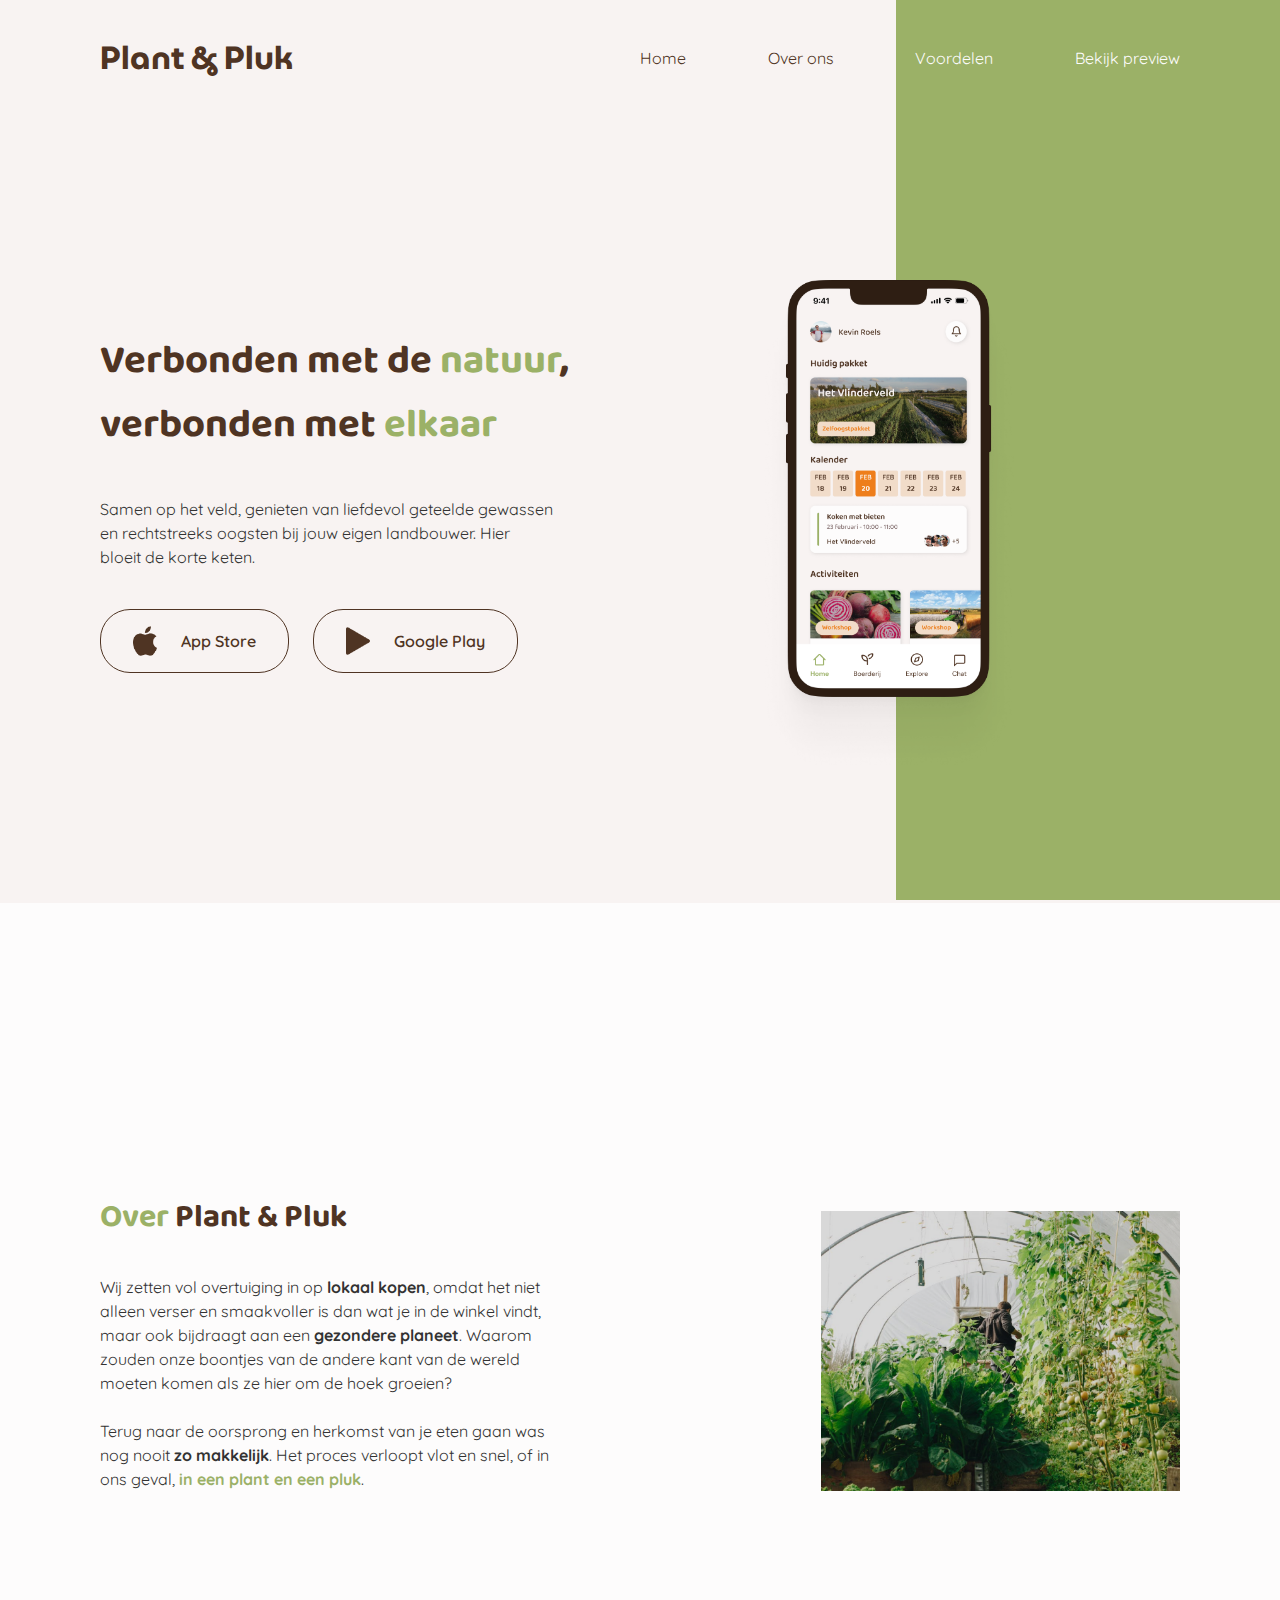
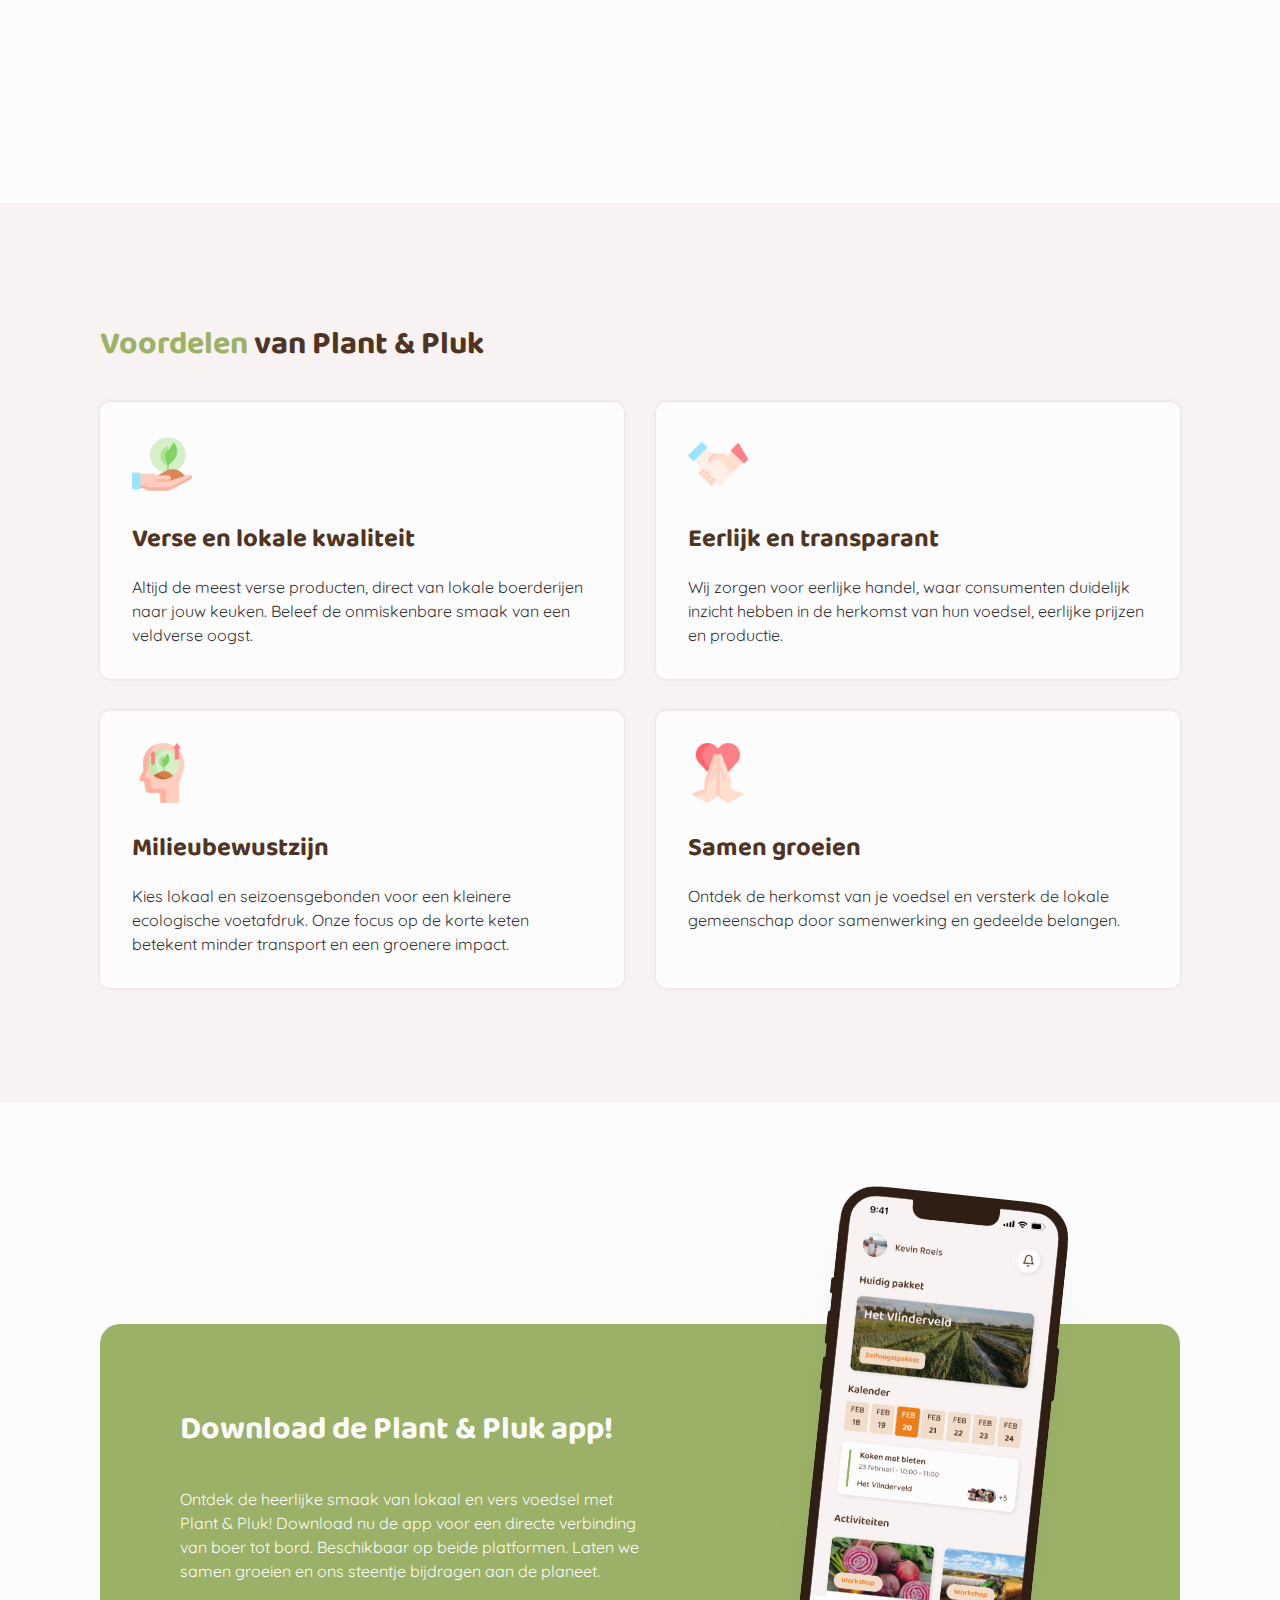
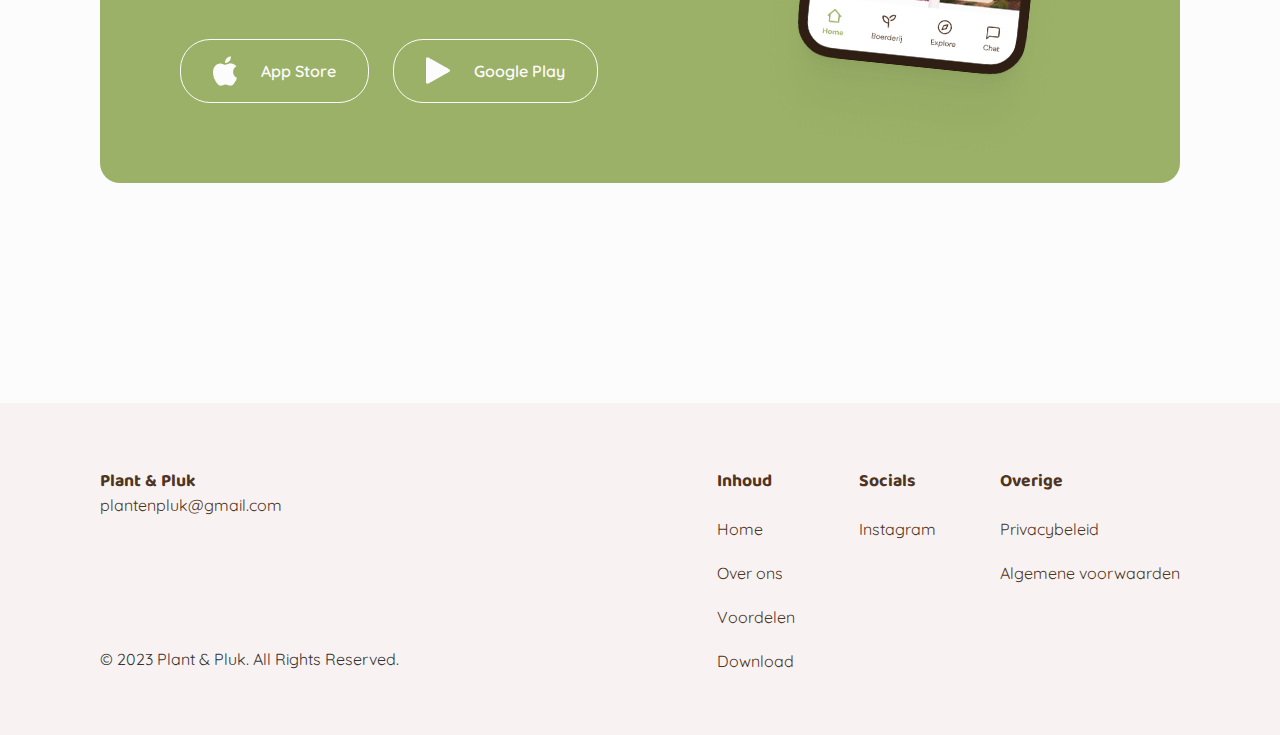
<file: index.html>
<!DOCTYPE html>
<html lang="nl">
<head>
    <meta charset="UTF-8">
    <meta name="viewport" content="width=device-width, initial-scale=1.0">
    <link rel="preconnect" href="https://fonts.googleapis.com">
    <link rel="preconnect" href="https://fonts.gstatic.com" crossorigin>
    <link href="https://fonts.googleapis.com/css2?family=Baloo+2:wght@400;500;600;700&family=MuseoModerno:wght@600;700&family=Quicksand:wght@400;500;600;700&display=swap" rel="stylesheet">
    <!-- <link rel="stylesheet" href="style/style.css"> -->
    <link rel="icon" href="imgs/favicon.png" type="image/png">
    <link rel="stylesheet" href="style/minify.css">
    <title>Plant & Pluk</title>
</head>
<body>
    <div class="background-shape"></div>
    <div class="container">
        <header>
            <a href="index.html" class="logo">Plant & Pluk</a>
            <nav>
                <ul class="nav-links">
                    <li><a href="#">Home</a></li>
                    <li><a href="#over-ons">Over ons</a></li>
                    <li><a class="white" href="#voordelen">Voordelen</a></li>
                    <li><a class="white" target="_blank" href="expo-code.html">Bekijk preview</a></li>
                </ul>
            </nav>
            <button class="hamburger">
                <div class="bar"></div>
            </button>
        </header>
    </div>
    <nav class="mobile-nav">
        <a class="nav-link" href="#">Home</a>
        <a class="nav-link" href="#over-ons">Over ons</a>
        <a class="nav-link" href="#voordelen">Voordelen</a>
        <a class="nav-link" target="_blank" href="https://appetize.io/app/ekw5lxxbvjcvntff7zuq3sdpga">Bekijk preview</a>
    </nav>
    <div>
        <section class="hero">
            <div class="left">
                <div class="hero-text">
                    <h1>Verbonden met de <span class="accent">natuur</span>,<br> verbonden met <span class="accent">elkaar</span></h1>
                    <p>Samen op het veld, genieten van liefdevol geteelde gewassen en rechtstreeks oogsten bij jouw eigen landbouwer. Hier bloeit de korte keten. </p>
                </div>
                <div class="buttons hidden">
                    <div class="download">
                        <a href="#"><img src="imgs/app-store.png" alt="App store download button">App Store</a>
                    </div>
                    <div class="download">
                        <a href="#"><img src="imgs/google-play.png" alt="Google play download button">Google Play</a>
                    </div>
                </div>
            </div>
            <div class="right">
                <div class="hero-image">
                    <img src="imgs/mockup1.png" alt="Mockup van de app">
                </div>
            </div>
        </section>
        <section class="over" id="over-ons">
            <div class="over-text">
                <h2><span class="accent">Over</span> Plant & Pluk</h2>
                <p>Wij zetten vol overtuiging in op <b>lokaal kopen</b>, omdat het niet alleen verser en smaakvoller is dan wat je in de winkel vindt, maar ook bijdraagt aan een <b>gezondere planeet</b>. Waarom zouden onze boontjes van de andere kant van de wereld moeten komen als ze hier om de hoek groeien?</p>
                <p>Terug naar de oorsprong en herkomst van je eten gaan was nog nooit <b>zo makkelijk</b>. Het proces verloopt vlot en snel, of in ons geval, <b><span class="accent">in een plant en een pluk</span></b>.</p>
            </div>
            <div class="over-image">
                <img src="imgs/over-ons.png" alt="Foto van een serre">
            </div>
        </section>
        <section class="voordelen" id="voordelen">
            <h2><span class="accent">Voordelen</span> van Plant & Pluk</h2>
            <div class="voordelen-box">
                <div class="column">
                    <div class="voordeel">
                        <img src="imgs/vers.png" alt="icoon plantje op een hand">
                        <h3>Verse en lokale kwaliteit</h3>
                        <p>Altijd de meest verse producten, direct van lokale boerderijen naar jouw keuken. Beleef de onmiskenbare smaak van een veldverse oogst.</p>
                    </div>
                    <div class="voordeel">
                        <img src="imgs/eerlijk.png" alt="icoon handen schudden">
                        <h3>Eerlijk en transparant</h3>
                        <p>Wij zorgen voor eerlijke handel, waar consumenten duidelijk inzicht hebben in de herkomst van hun voedsel, eerlijke prijzen en productie.</p>
                    </div>
                </div>
                <div class="column">
                    <div class="voordeel">
                        <img src="imgs/milieu.png" alt="icoon hoofd met plant">
                        <h3>Milieubewustzijn</h3>
                        <p>Kies lokaal en seizoensgebonden voor een kleinere ecologische voetafdruk. Onze focus op de korte keten betekent minder transport en een groenere impact.</p>
                    </div>
                    <div class="voordeel">
                        <img src="imgs/samen.png" alt="icoon handen met hartje">
                        <h3>Samen groeien</h3>
                        <p>Ontdek de herkomst van je voedsel en versterk de lokale gemeenschap door samenwerking en gedeelde belangen.</p>
                    </div>
                </div>
            </div>
        </section>
        <section class="cta" id="download">
            <div class="box">
                <div class="cta-text">
                    <h2>Download de Plant & Pluk app!</h2>
                    <p>Ontdek de heerlijke smaak van lokaal en vers voedsel met Plant & Pluk! Download nu de app voor een directe verbinding van boer tot bord. Beschikbaar op beide platformen. Laten we samen groeien en ons steentje bijdragen aan de planeet.</p>
                    <div class="buttons">
                        <div class="download white_btn">
                            <a  href="#"><img src="imgs/app-store-white.png" alt="App store download button">App Store</a>
                        </div>
                        <div class="download white_btn">
                            <a href="#"><img src="imgs/google-play-white.png" alt="Google play download button">Google Play</a>
                        </div>
                    </div>
                </div>
                <div class="cta-img">
                    <img src="imgs/mockup1.png" alt="Mockup van de app">
                </div>
            </div>
        </section>
    </div>

    <footer>
        <div class="footer-text">
            <div class="footer-text-title">
                <h4>Plant & Pluk</h4>
                <a href="#">plantenpluk@gmail.com</a>
            </div>
            <div class="footer-text-copyright">
                <p>&copy; 2023 Plant & Pluk. All Rights Reserved.</p>
            </div>
        </div>
        <div class="footer-right">
            <div class="footer-nav">
                <h4>Inhoud</h4>
                <a href="index.html">Home</a>
                <a href="over-ons.html">Over ons</a>
                <a href="voordelen.html">Voordelen</a>
                <a href="download.html">Download</a>
            </div>
            <div class="footer-social">
                <h4>Socials</h4>
                <a href="#">Instagram</a>
            </div>
            <div class="footer-overige">
                <h4>Overige</h4>
                <a href="#">Privacybeleid</a>
                <a href="#">Algemene voorwaarden</a>
            </div>
        </div>
    </footer>

    <script src="js/main.js"></script>

</body>
</html>
</file>
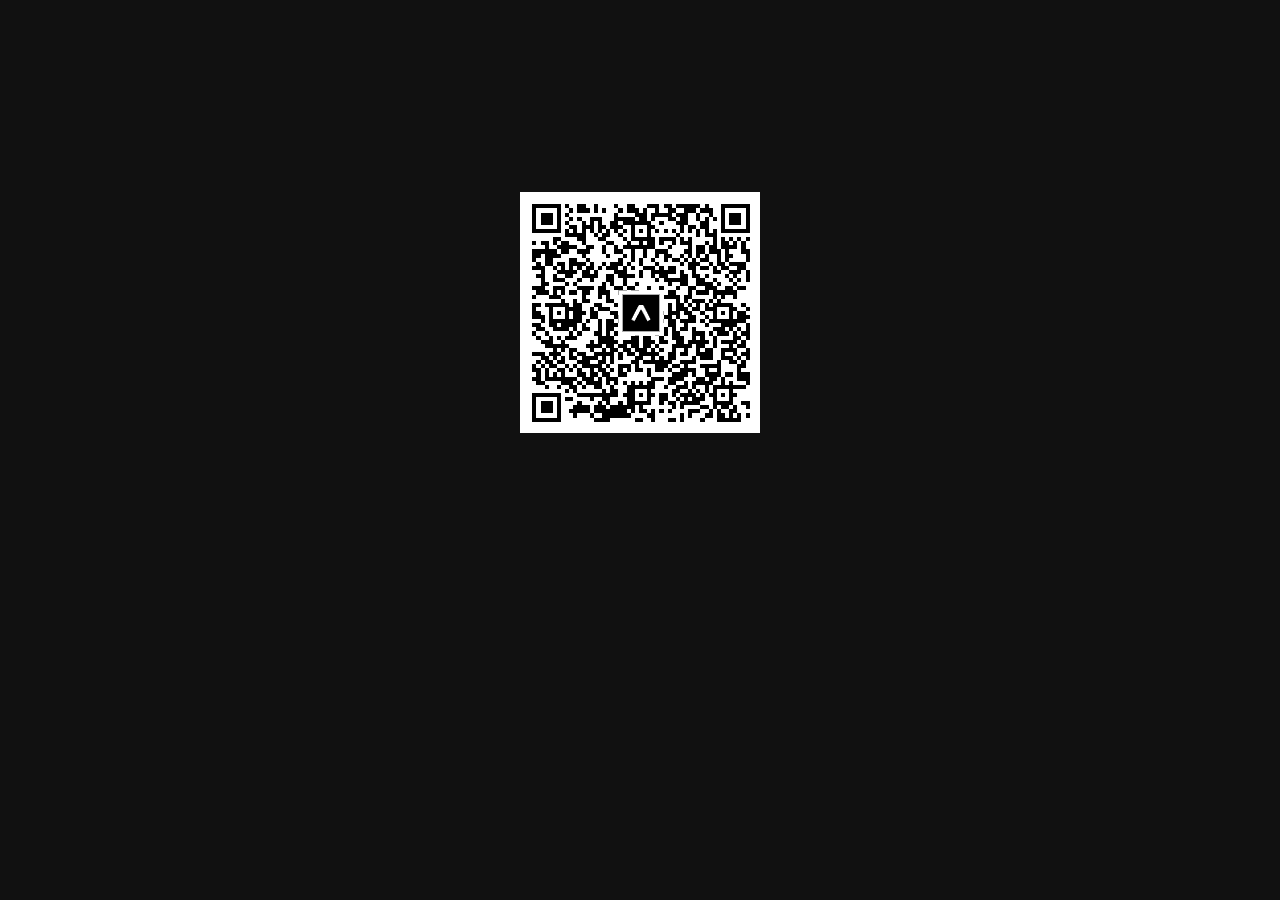
<file: expo-code.html>
<!DOCTYPE html>
<html lang="en">
    <head>
        <meta charset="UTF-8">
        <meta name="viewport" content="width=device-width, initial-scale=1.0">
        <link rel="preconnect" href="https://fonts.googleapis.com">
        <link rel="preconnect" href="https://fonts.gstatic.com" crossorigin>
        <link href="https://fonts.googleapis.com/css2?family=Baloo+2:wght@400;500;600;700&family=MuseoModerno:wght@600;700&family=Quicksand:wght@400;500;600;700&display=swap" rel="stylesheet">
        <!-- <link rel="stylesheet" href="style/style.css"> -->
        <link rel="icon" href="imgs/favicon.png" type="image/png">
        <link rel="stylesheet" href="style/minify.css">
        <title>Plant & Pluk</title>
    </head>
<body class="code">
    <div class="qr-code">
        <img src="imgs/QR-code.png" alt="QR-code">
    </div>
</body>
</html>
</file>
<file: style/minify.css>
a,body{color:var(--off-black)}.mobile-nav a,header{display:flex;padding:1rem 2rem}.hero,.over{height:100vh;overflow:hidden}.cta-text h2,.cta-text p,.download a{color:var(--white)}*{margin:0;padding:0;box-sizing:border-box}html{scroll-behavior:smooth}:root{--primary-green:#9BB167;--primary-orange:#EE7E1B;--off-black:#4F3423;--off-white:#F8F3F2;--light-off-black:#E8DDD9;--white:#FDFCFC;--body-font:'Quicksand',sans-serif;--header-font:'Baloo 2',sans-serif;--logo-font:'MuseoModerno',sans-serif}body{background-color:var(--off-white)}p{font-family:var(--body-font);font-size:1.1rem;color:#333;line-height:150%}h1,h2,h3,h4{font-family:var(--header-font);font-weight:700}h2{font-size:1.5rem}h3{font-size:1.3rem}h4{font-size:1.1rem}img{max-width:100%}a{text-decoration:none;font-family:var(--body-font)}li{list-style:none}.logo{font-family:var(--logo-font);font-weight:700;font-size:2rem}.accent{color:var(--primary-green)}.buttons.hidden,.cta-img,.hidden,.nav-links{display:none}header{justify-content:space-between;align-items:center;width:100%}.hamburger{position:relative;display:block;width:35px;cursor:pointer;appearance:none;background:0 0;outline:0;border:none}.hamburger .bar,.hamburger:after,.hamburger:before{content:'';display:block;width:100%;height:5px;background-color:var(--off-black);margin:6px 0;transition:.3s ease-in-out}.hamburger.is-active:before{transform:rotate(-45deg) translate(-10px,5px)}.hamburger.is-active .bar{opacity:0}.hamburger.is-active:after{transform:rotate(45deg) translate(-10px,-5px)}.mobile-nav{position:fixed;top:0;left:100%;width:100%;min-height:100vh;display:block;background-color:var(--light-off-black);padding-top:2rem;margin-top:80px;transition:.3s ease-in-out}.mobile-nav.is-active{left:0}.mobile-nav a{justify-content:center;align-items:center;font-size:1.2rem;font-weight:600}.over,.voordelen{padding-top:4rem;padding-bottom:4rem;flex-direction:column;display:flex}.hero{margin-top:2rem}.hero-text h1{font-size:1.7rem;margin-bottom:1rem}.hero-text h1,.hero-text p,.over-text{margin-left:30px;margin-right:30px}.hero-image{margin-top:4rem;margin-left:auto;margin-right:auto;background-color:var(--primary-green);padding-top:4rem}.voordelen,footer{margin-left:30px;margin-right:30px;gap:2rem}.cta,.over,.voordeel{background-color:var(--white)}.over{align-items:center;gap:2rem}.over-text h2{margin-bottom:2rem}.cta-text h2,.over-text p{margin-bottom:1.5rem}.voordelen{align-items:center}.voordeel h3,.voordelen h2{margin-bottom:1rem}.column,.voordelen-box{display:flex;flex-direction:column;gap:2rem}.voordeel{padding:2rem;display:flex;flex-direction:column;align-items:start;border-radius:10px;box-shadow:0 0 4px rgba(1,1,1,.1)}.cta,footer{padding-top:4rem;padding-bottom:4rem;display:flex}.voordeel img{width:100px;margin-bottom:1.5rem}.box{background-color:var(--primary-green);padding:2rem;border-radius:20px;margin:4rem 30px}.cta-text p{margin-bottom:3rem}.buttons{display:flex;flex-direction:column;margin-top:2rem;gap:1.5rem}.download{border:1px solid var(--white);padding:1rem;border-radius:30px;display:flex;justify-content:center;align-items:center}.download a{display:flex;align-items:center;font-weight:600}.download img{margin-right:1rem;width:20px}footer{flex-direction:column;justify-content:center}.footer-text-copyright{font-size:1rem}.footer-nav,.footer-overige,.footer-social,.footer-text{display:flex;flex-direction:column;gap:1rem}.footer-text{order:2}.footer-right{order:1;display:flex;flex-direction:column;gap:1.5rem}@media screen and (min-width:768px){.logo,nav{width:100%}p{font-size:1rem}h2{font-size:2rem}h3{font-size:1.6rem}.hamburger,.mobile-nav{display:none}.container,.over-text{margin-left:100px;margin-right:100px}header{margin-top:1rem;padding:1rem 0}nav{display:block}nav .nav-links{display:flex;justify-content:space-between;align-items:center}.nav-links a:hover,footer a:hover{color:var(--primary-orange)}.hero{height:calc(100vh - 6rem);display:flex;flex-direction:row;align-items:center;margin:0 100px}.hero-text h1{font-size:2.5rem;margin-bottom:2.5rem}.hero-text p{width:70%}.download.white_btn a,.white{color:var(--white)}.download a,.nav-links a .white:hover{color:var(--off-black)}.hero-text h1,.hero-text p{margin-left:0;margin-right:0}.hero-image{margin:0;background:0 0;padding-top:0;width:65%}.voordelen,footer{margin-left:100px}.over-image,.voordelen,footer{margin-right:100px}.buttons.hidden{display:flex;flex-direction:row;margin-top:2.5rem}.download{border-color:var(--off-black);padding:1rem 2rem}.over,.right{padding-top:4rem;display:flex}.left{height:100%;width:60%;display:flex;flex-direction:column;justify-content:center}.right{height:100%;width:40%;align-items:center;justify-content:flex-start}.background-shape{position:absolute;top:0;right:0;width:30%;height:100vh;z-index:-1;background-color:var(--primary-green)}.over{padding-bottom:4rem;height:100vh;overflow:hidden;flex-direction:row;align-items:center;gap:2rem}.cta-text h2,.over-text h2{margin-bottom:2rem}.over-text p{width:80%}.over-image{width:100%}.over-image img{max-width:fit-content;width:100%}.voordelen{padding-top:2rem;padding-bottom:2rem;display:flex;align-items:flex-start;justify-content:center;height:100vh}.voordelen h2{margin-bottom:0}.voordelen-box{flex-direction:column}.buttons,.column{flex-direction:row}.voordeel{padding:2rem;flex-direction:column;height:100%;width:50%}.voordeel:hover{box-shadow:0 0 8px rgba(1,1,1,.2)}.voordeel img{width:60px;margin-bottom:1.5rem}.voordeel h3{margin-bottom:1rem}.cta{height:100vh;position:relative}.box{padding:5rem;margin:auto 100px;height:fit-content;width:100%}.cta-text{width:50%}.cta-text p{margin-bottom:3.5rem}.cta-img{display:initial}.cta-img img{max-width:25%;position:absolute;top:10%;right:15%;transform:rotate(6deg)}.download.white_btn{border-color:var(--white);padding:1rem 2rem}.download img{margin-right:1.5rem;width:24px}footer{flex-direction:row;justify-content:space-between;gap:2rem}.footer-nav,.footer-overige,.footer-social,.footer-text{gap:1.5rem}.footer-text{order:1;display:flex;justify-content:space-between}.footer-right{order:2;flex-direction:row;gap:4rem}}

.qr-code {
    display: flex;
    justify-content: center;
    align-items: center;
    margin-top: 12rem;
}

.code {
    background-color: #111;
}
</file>
